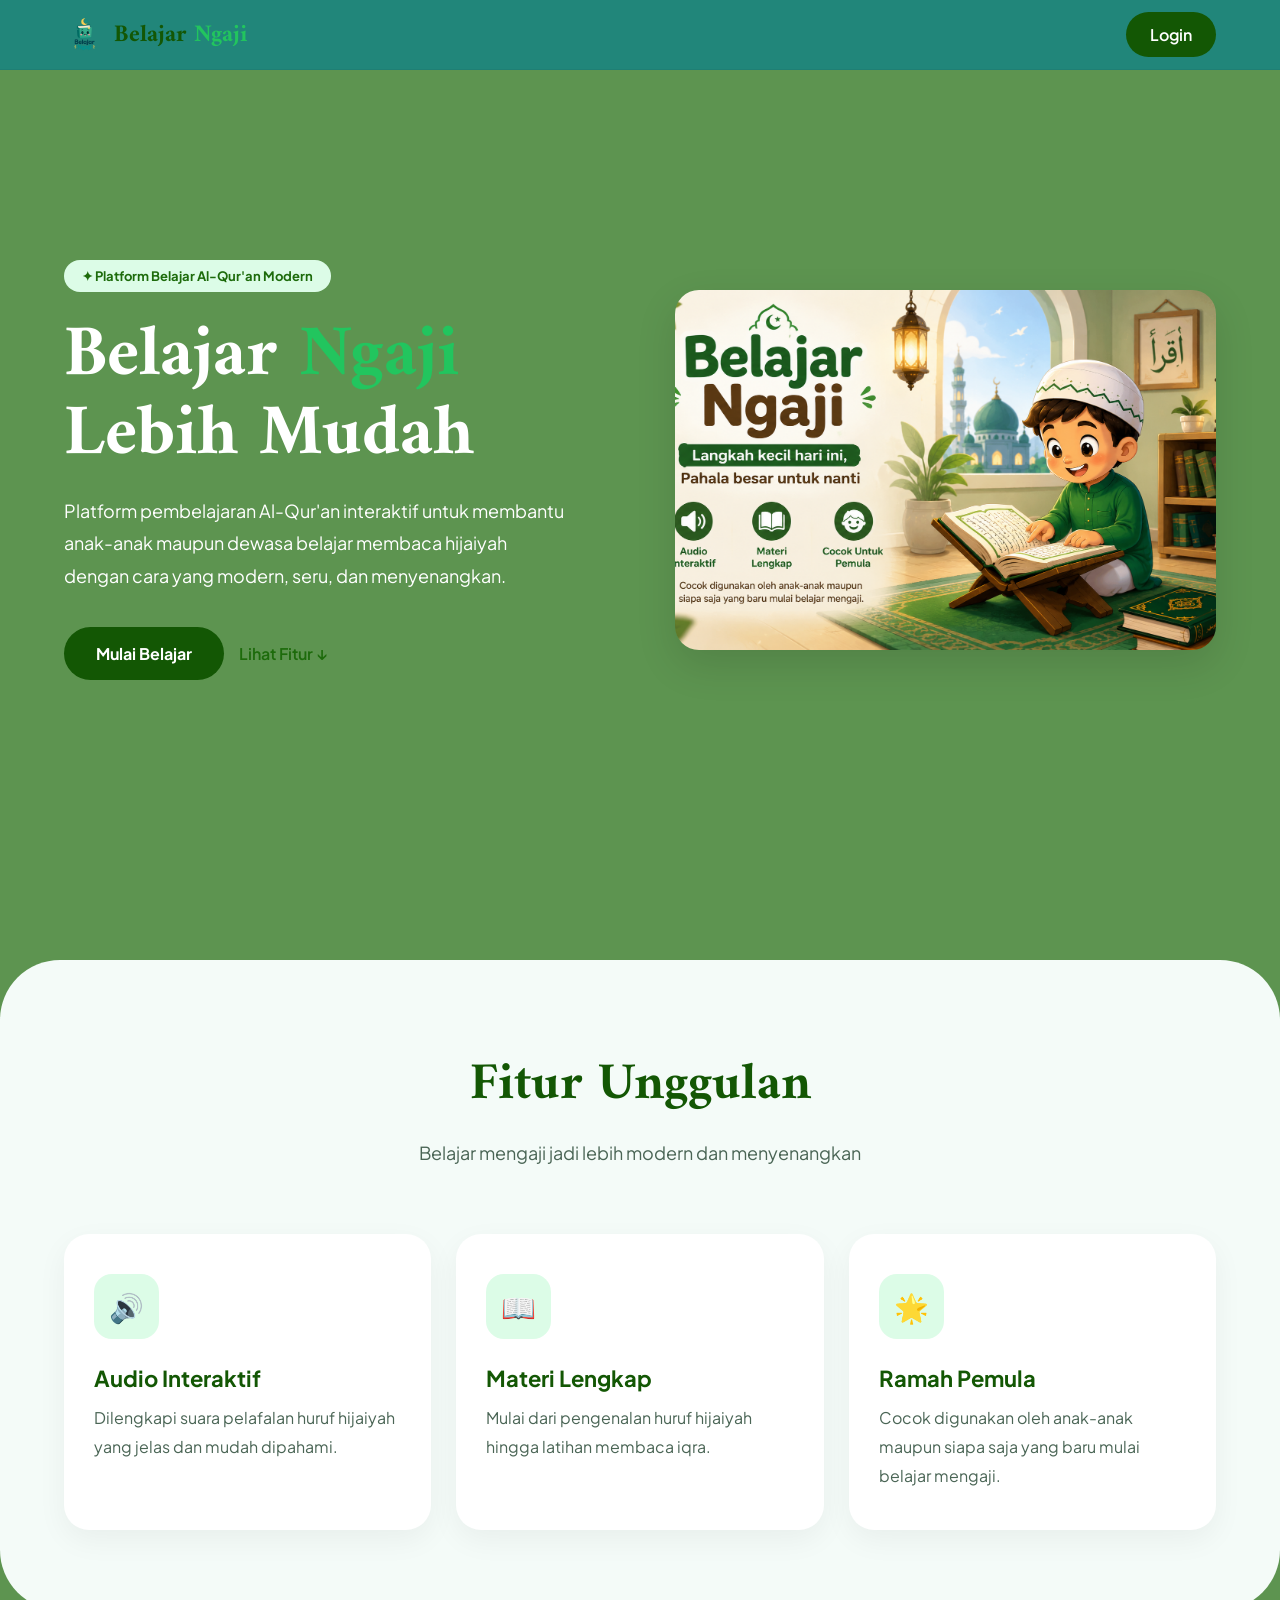
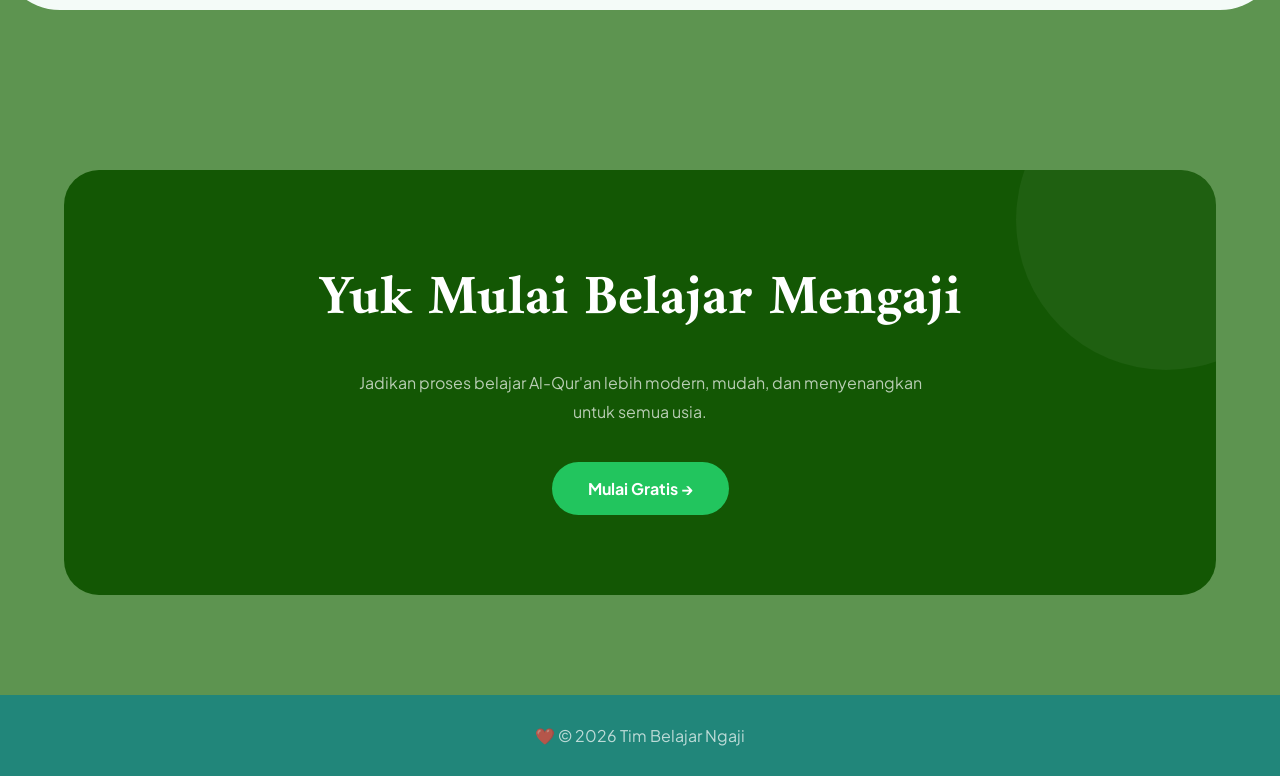
<file: index.html>
<!DOCTYPE html>

<html lang="id">
<head>
  <meta charset="UTF-8">
  <meta name="viewport" content="width=device-width, initial-scale=1.0">
  <title>Belajar Ngaji</title>

  <link rel="shortcut icon" href="./img/logo-anak.png">

  <link href="https://fonts.googleapis.com/css2?family=Amiri:wght@400;700&family=Plus+Jakarta+Sans:wght@300;400;500;600;700;800&display=swap" rel="stylesheet">

  <style>

    *{
      margin:0;
      padding:0;
      box-sizing:border-box;
    }

    :root{
      --green-deep:#135704;
      --green-mid:#1d6b0b;
      --green-bright:#22c55e;
      --green-light:#dcfce7;
      --gold:#d4a851;
      --cream:#5d9450;
      --text-dark:#0f1e14;
      --text-muted:#4a6555;
      --white:#ffffff;
    }

    body{
      font-family:'Plus Jakarta Sans', sans-serif;
      background:var(--cream);
      color:var(--text-dark);
      overflow-x:hidden;
    }

    nav{
      position:fixed;
      top:0;
      left:0;
      width:100%;
      height:70px;
      padding:0 5%;
      display:flex;
      justify-content:space-between;
      align-items:center;
      background:#21867a;
      backdrop-filter:blur(15px);
      z-index:1000;
      border-bottom:1px solid rgba(0,0,0,0.05);
    }

    .logo{
      display:flex;
      align-items:center;
      gap:10px;
      text-decoration:none;
    }

    .logo img{
      height:40px;
    }

    .logo span{
      font-family:'Amiri', serif;
      font-size:24px;
      font-weight:bold;
      color:var(--green-deep);
    }

    .logo span b{
      color:var(--green-bright);
    }

    .login-btn{
      text-decoration:none;
      background:var(--green-deep);
      color:white;
      padding:12px 24px;
      border-radius:100px;
      font-weight:600;
      transition:0.3s;
    }

    .login-btn:hover{
      transform:translateY(-2px);
      background:var(--green-mid);
    }

    .hero{
      min-height:100vh;
      display:flex;
      align-items:center;
      padding:120px 5% 80px;
    }

    .hero-container{
width:100%;
max-width:1200px;
margin:auto;
display:grid;
grid-template-columns:1fr 1fr;
gap:70px;
align-items:center;
}

.hero-image{
  position:relative;
  display:flex;
  justify-content:center;
  align-items:center;
}

.banner-grid{
  display:grid;
  grid-template-columns:1fr 1fr;
  gap:18px;
  width:100%;
  max-width:760px;
}

.banner-item{
  width:100%;
  border-radius:24px;
  object-fit:cover;
  box-shadow:0 15px 40px rgba(0,0,0,0.12);
  transition:0.3s;
}

.banner-item:hover{
  transform:translateY(-5px);
}

.banner-item.big{
  grid-column:span 2;
  height:360px;
}

.banner-item.small{
  height:230px;
}

.float-card{
  position:absolute;
  background:white;
  padding:18px 22px;
  min-width:220px;
  border-radius:18px;
  box-shadow:0 10px 30px rgba(0,0,0,0.08);
  display:flex;
  align-items:center;
  gap:12px;
  z-index:10;
}

.float-card.top{
  top:-1px;
  left:-200px;
}

.float-card.bottom{
  right:-220px;
  bottom:30px;
}

.float-icon{
  width:42px;
  height:42px;
  border-radius:12px;
  background:var(--green-light);
  display:flex;
  justify-content:center;
  align-items:center;
  font-size:18px;
}

.float-card h5{
  font-size:20px;
  margin-bottom:4px;
  color:var(--green-deep);
}

.float-card p{
  font-size:16px;
  color:#555;
  margin-top:4px;
  color:gray;
  margin:0;
}

.features{
  padding:80px 5%;
  background:#f4fbf8;
  border-radius:60px;
  margin:60px auto;
  max-width:1400px;
}

.section-title{
  text-align:center;
  margin-bottom:70px;
}

.section-title h2{
  font-family:'Amiri', serif;
  font-size:52px;
  color:var(--green-deep);
  margin-bottom:10px;
}

.section-title p{
  color:var(--text-muted);
  font-size:18px;
}

.feature-grid{
display:grid;
grid-template-columns:repeat(3,1fr);
gap:25px;
max-width:1200px;
margin:auto;
align-items:stretch;
}

.feature-card{
background:white;
border-radius:25px;
padding:40px 30px;
box-shadow:0 10px 30px rgba(0,0,0,0.05);
transition:0.3s;
height:100%;
}

@media(max-width:900px){

.hero{
padding:120px 5% 50px;
position:relative;
overflow:hidden;
}

.hero::before{
  content:"";
  position:absolute;
  width:500px;
  height:500px;
  background:rgba(33,134,122,0.08);
  border-radius:50%;
  top:-150px;
  right:-150px;
  z-index:-1;
}

.hero::after{
  content:"";
  position:absolute;
  width:350px;
  height:350px;
  background:rgba(19,87,4,0.06);
  border-radius:50%;
  bottom:-100px;
  left:-100px;
  z-index:-1;
}

.hero-container{
grid-template-columns:1fr;
text-align:center;
gap:40px;
}

.hero p{
margin:auto auto 35px;
}

.hero-buttons{
justify-content:center;
}

.slider-wrapper{
  max-width:100%;
  height:300px;
}

.feature-grid{
grid-template-columns:1fr;
}

}


    .hero-badge{
      display:inline-block;
      padding:8px 18px;
      border-radius:100px;
      background:var(--green-light);
      color:var(--green-mid);
      font-size:13px;
      font-weight:700;
      margin-bottom:25px;
    }

    .hero h1{
      font-family:'Amiri', serif;
      font-size:72px;
      line-height:1.1;
      color:white;
      margin-bottom:20px;
    }

    .hero h1 span{
      color:var(--green-bright);
    }

    .hero p{
  font-size:18px;
  color:white;
      line-height:1.8;
      margin-bottom:35px;
      max-width:500px;
    }

    .hero-buttons{
      display:flex;
      gap:15px;
      flex-wrap:wrap;
    }

    .btn-main{
      background:var(--green-deep);
      color:white;
      text-decoration:none;
      padding:16px 32px;
      border-radius:100px;
      font-weight:700;
      transition:0.3s;
    }

    .btn-main:hover{
      transform:translateY(-3px);
      background:var(--green-mid);
    }

    .btn-secondary{
      color:var(--green-mid);
      text-decoration:none;
      font-weight:600;
      display:flex;
      align-items:center;
    }


    .feature-card:hover{
      transform:translateY(-10px);
    }

    .feature-icon{
      width:65px;
      height:65px;
      border-radius:18px;
      background:var(--green-light);
      display:flex;
      align-items:center;
      justify-content:center;
      font-size:28px;
      margin-bottom:25px;
    }

    .feature-card h4{
      font-size:22px;
      margin-bottom:12px;
      color:var(--green-deep);
    }

    .feature-card p{
      color:var(--text-muted);
      line-height:1.8;
    }

    .cta{
      padding:100px 5%;
    }

    .cta-box{
      max-width:1200px;
      margin:auto;
      background:var(--green-deep);
      border-radius:35px;
      padding:80px 40px;
      text-align:center;
      color:white;
      position:relative;
      overflow:hidden;
    }

    .cta-box::before{
  content:"";
  position:absolute;
  width:300px;
  height:300px;
  background:rgba(255,255,255,0.05);
  border-radius:50%;
  top:-100px;
  right:-100px;
}

    .cta-box h2{
      font-family:'Amiri', serif;
      font-size:56px;
      margin-bottom:20px;
    }

    .cta-box p{
      max-width:600px;
      margin:auto;
      color:rgba(255,255,255,0.7);
      line-height:1.8;
      margin-bottom:35px;
    }

    .cta-box a{
      display:inline-block;
      background:var(--green-bright);
      color:white;
      text-decoration:none;
      padding:16px 36px;
      border-radius:100px;
      font-weight:700;
      transition:0.3s;
    }

    .cta-box a:hover{
      transform:translateY(-3px);
    }

    footer{
  background:#21867a;
  color:rgba(255,255,255,0.7);
  padding:30px 5%;
  display:flex;
  justify-content:center;
  align-items:center;
  text-align:center;
}

    footer b{
      color:white;
    }

  </style>

</head>

<body>

<nav>

  <a href="#" class="logo">
    <img src="./img/logo-anak.png">
    <span>Belajar <b>Ngaji</b></span>
  </a>

  <a href="login.html" class="login-btn">
    Login
  </a>

</nav>

<section class="hero">

  <div class="hero-container">

<div>

  <div class="hero-badge">
    ✦ Platform Belajar Al-Qur'an Modern
  </div>

  <h1>
    Belajar <span>Ngaji</span><br>
    Lebih Mudah
  </h1>

  <p>
    Platform pembelajaran Al-Qur'an interaktif
    untuk membantu anak-anak maupun dewasa
    belajar membaca hijaiyah dengan cara yang
    modern, seru, dan menyenangkan.
  </p>

  <div class="hero-buttons">

    <a href="login.html" class="btn-main">
      Mulai Belajar
    </a>

    <a href="#fitur" class="btn-secondary">
      Lihat Fitur ↓
    </a>

  </div>

</div>

<div class="hero-image">

  <div class="banner-grid">

  <img src="./img/banner3.png" class="banner-item big">

</div>

</div>

  </div>

</section>

<section class="features" id="fitur">

  <div class="section-title">

<h2>Fitur Unggulan</h2>

<p>
  Belajar mengaji jadi lebih modern dan menyenangkan
</p>

  </div>

  <div class="feature-grid">

<div class="feature-card">

  <div class="feature-icon">
    🔊
  </div>

  <h4>Audio Interaktif</h4>

  <p>
    Dilengkapi suara pelafalan huruf hijaiyah
    yang jelas dan mudah dipahami.
  </p>

</div>

<div class="feature-card">

  <div class="feature-icon">
    📖
  </div>

  <h4>Materi Lengkap</h4>

  <p>
    Mulai dari pengenalan huruf hijaiyah
    hingga latihan membaca iqra.
  </p>

</div>

<div class="feature-card">

  <div class="feature-icon">
    🌟
  </div>

  <h4>Ramah Pemula</h4>

  <p>
    Cocok digunakan oleh anak-anak maupun
    siapa saja yang baru mulai belajar mengaji.
  </p>

</div>

  </div>

</section>

<section class="cta">

  <div class="cta-box">

<h2>
  Yuk Mulai Belajar Mengaji
</h2>

<p>
  Jadikan proses belajar Al-Qur'an lebih modern,
  mudah, dan menyenangkan untuk semua usia.
</p>

<a href="login.html">
  Mulai Gratis →
</a>

  </div>

</section>

<footer>

  <div>
    ❤️ © 2026 Tim Belajar Ngaji
  </div>

</footer>

</body>
</html>
</file>
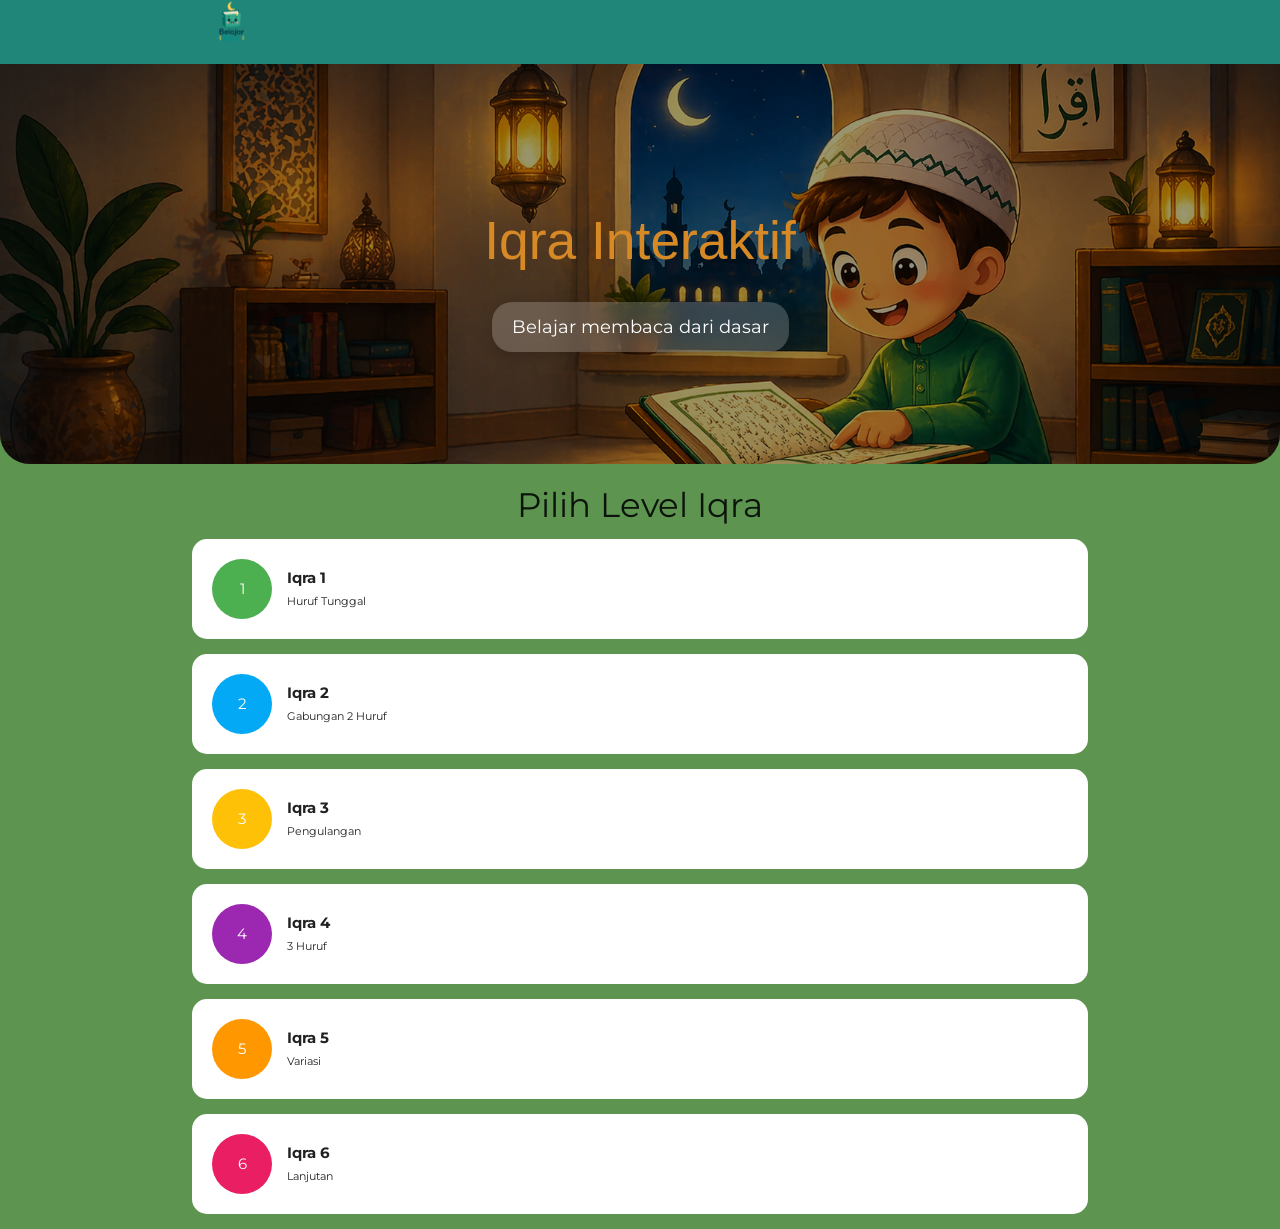
<file: iqra.html>
<!DOCTYPE html>
<html lang="en">
<head>
  <meta charset="UTF-8">
  <meta name="viewport" content="width=device-width, initial-scale=1">

  <title>Iqra Interaktif</title>

  <link rel="shortcut icon" href="./img/logo-anak.png">

  <!-- FONT -->
  <link href="https://fonts.googleapis.com/css2?family=Montserrat&display=swap" rel="stylesheet">
  <link href="https://fonts.googleapis.com/css2?family=Righteous&display=swap" rel="stylesheet">

  <!-- CSS -->
  <link href="css/materialize.css" rel="stylesheet">
  <link href="css/style.css" rel="stylesheet">

  <style>
    body {
      font-family: 'Montserrat', sans-serif;
    }

    /* CARD LEVEL */
    .iqra-card {
      background: white;
      border-radius: 15px;
      padding: 20px;
      margin: 15px 0;
      display: flex;
      justify-content: space-between;
      cursor: pointer;
      transition: 0.3s;
    }

    .iqra-card:hover {
      transform: scale(1.03);
      box-shadow: 0 5px 20px rgba(0,0,0,0.2);
    }

    .iqra-left {
      display: flex;
      align-items: center;
    }

    .iqra-icon {
      width: 60px;
      height: 60px;
      border-radius: 50%;
      display: flex;
      align-items: center;
      justify-content: center;
      color: white;
      margin-right: 15px;
    }

    /* GRID LATIHAN */
    #list {
      display: grid;
      grid-template-columns: repeat(auto-fit, minmax(120px, 1fr));
      gap: 15px;
      margin-top: 20px;
    }

    .iqra-item {
  font-size: 48px;
  padding: 25px 10px;
  background: #f5f5f5; /* putih elegan */
  color: #d4a94f; /* warna emas huruf */
  border-radius: 15px;
  text-align: center;
  cursor: pointer;
  transition: 0.25s;
  box-shadow: 0 4px 10px rgba(0,0,0,0.1);
}

.iqra-item:hover {
  transform: scale(1.05);
  background: #ffffff;
}

/* saat dimainkan */
.playing {
  background: linear-gradient(145deg, #4CAF50, #2e7d32) !important;
  color: white !important;
}

.banner-text {
  display: inline-block;
  padding: 10px 20px;
  border-radius: 20px;

  background: rgba(255, 255, 255, 0.2); /* transparan putih */
  backdrop-filter: blur(10px); /* efek blur kaca */
  -webkit-backdrop-filter: blur(10px);

  color: white;
  font-size: 18px;
  margin-top: 10px;

  box-shadow: 0 4px 15px rgba(0,0,0,0.2);
}

.level-badge{

  display:block;
  width:fit-content;
  margin:15px auto 0;
  display:inline-block;
  margin-top:18px;
  padding:12px 28px;

  background:rgba(19, 87, 4, 0.9);
  backdrop-filter:blur(10px);

  color:white;
  border-radius:40px;

  font-size:18px;
  font-weight:700;
  letter-spacing:1px;

  box-shadow:0 8px 25px rgba(0,0,0,0.3);

  border:1px solid rgba(255,255,255,0.15);
}



  </style>
</head>

<body>

<!-- NAVBAR -->
<nav>
  <div class="nav-wrapper container">
    <a href="index.html" class="brand-logo">
      <img src="./img/logo-anak.png" style="height:50px;">
    </a>
  </div>
</nav>

<!-- BANNER -->
<div class="parallax-container">
  <div class="container center">
    <br><br>
    <h2>Iqra Interaktif</h2>

<p class="banner-text">
  Belajar membaca dari dasar
</p>

    <br><br>
  </div>
  <div class="parallax">
    <img src="./img/banner.png">
  </div>
</div>

<!-- MENU -->
<div class="container" id="menu">
  <h4 class="center">Pilih Level Iqra</h4>

  <div class="iqra-card" onclick="openLevel(1)">
    <div class="iqra-left">
      <div class="iqra-icon" style="background:#4CAF50;">1</div>
      <div>
        <b>Iqra 1</b><br><small>Huruf Tunggal</small>
      </div>
    </div>
  </div>

  <div class="iqra-card" onclick="openLevel(2)">
    <div class="iqra-left">
      <div class="iqra-icon" style="background:#03A9F4;">2</div>
      <div><b>Iqra 2</b><br><small>Gabungan 2 Huruf</small></div>
    </div>
  </div>

  <div class="iqra-card" onclick="openLevel(3)">
    <div class="iqra-left">
      <div class="iqra-icon" style="background:#FFC107;">3</div>
      <div><b>Iqra 3</b><br><small>Pengulangan</small></div>
    </div>
  </div>

  <div class="iqra-card" onclick="openLevel(4)">
    <div class="iqra-left">
      <div class="iqra-icon" style="background:#9C27B0;">4</div>
      <div><b>Iqra 4</b><br><small>3 Huruf</small></div>
    </div>
  </div>

  <div class="iqra-card" onclick="openLevel(5)">
    <div class="iqra-left">
      <div class="iqra-icon" style="background:#FF9800;">5</div>
      <div><b>Iqra 5</b><br><small>Variasi</small></div>
    </div>
  </div>

  <div class="iqra-card" onclick="openLevel(6)">
    <div class="iqra-left">
      <div class="iqra-icon" style="background:#E91E63;">6</div>
      <div><b>Iqra 6</b><br><small>Lanjutan</small></div>
    </div>
  </div>
</div>

<!-- LATIHAN -->
<div class="container center" id="latihan" style="display:none;">
  <a class="btn" onclick="backMenu()">⬅ Kembali</a>
  <div id="list"></div>
</div>

<audio id="audio"></audio>

<script>
const audio = document.getElementById("audio");

function playSequence(list, el) {
  let i = 0;
  el.classList.add("playing");

  function next() {
    if (i >= list.length) {
      el.classList.remove("playing");
      return;
    }

    audio.src = "audio/hijaiyah/" + list[i];
    audio.play();

    audio.onended = () => {
      i++;
      next();
    };
  }

  next();
}

const levels = {
  1: [
     {text:"ا", sounds:["alif.mp3"]},
     {text:"ب", sounds:["ba.mp3"]},
  {text:"ت", sounds:["ta.mp3"]},
  {text:"ث", sounds:["tsa.mp3"]},
  {text:"ج", sounds:["jim.mp3"]},
  {text:"ح", sounds:["ha.mp3"]},
  {text:"خ", sounds:["kho.mp3"]},
  {text:"د", sounds:["dal.mp3"]},
  {text:"ذ", sounds:["dza.mp3"]},
  {text:"ر", sounds:["ro.mp3"]},
  {text:"ز", sounds:["zay.mp3"]},
  {text:"س", sounds:["sin.mp3"]},
  {text:"ش", sounds:["syin.mp3"]},
  {text:"ص", sounds:["shod.mp3"]},
  {text:"ض", sounds:["dhod.mp3"]},
  {text:"ط", sounds:["tho.mp3"]},
  {text:"ظ", sounds:["dhzo.mp3"]},
  {text:"ع", sounds:["ain.mp3"]},
  {text:"غ", sounds:["ghoin.mp3"]},
  {text:"ف", sounds:["fa.mp3"]},
  {text:"ق", sounds:["qof.mp3"]},
  {text:"ك", sounds:["kaf.mp3"]},
  {text:"ل", sounds:["lam.mp3"]},
  {text:"م", sounds:["mim.mp3"]},
  {text:"ن", sounds:["nun.mp3"]},
  {text:"و", sounds:["waw.mp3"]},
  {text:"ه", sounds:["ha.mp3"]},
  {text:"ء", sounds:["hamzah.mp3"]},
  {text:"ي", sounds:["ya.mp3"]}
  ],

  2: [
    {text:"ا ب",sounds:["alif.mp3","ba.mp3"]},
    {text:"ب ت",sounds:["ba.mp3","ta.mp3"]},
    {text:"ت ث",sounds:["ta.mp3","tsa.mp3"]},
    {text:"ث ج",sounds:["tsa.mp3","jim.mp3"]},
    {text:"ج ح",sounds:["jim.mp3","ha.mp3"]},
    {text:"ح خ",sounds:["ha.mp3","kho.mp3"]},
    {text:"خ د",sounds:["kho.mp3","dal.mp3"]},
    {text:"د ذ",sounds:["dal.mp3","dza.mp3"]},
    {text:"ذ ر",sounds:["dza.mp3","ro.mp3"]},
    {text:"ر ز",sounds:["ro.mp3","zay.mp3"]}
  ],

  3: [
    {text:"ا ا ا",sounds:["alif.mp3","alif.mp3","alif.mp3"]},
    {text:"ب ب ب",sounds:["ba.mp3","ba.mp3","ba.mp3"]},
    {text:"ت ت ت",sounds:["ta.mp3","ta.mp3","ta.mp3"]},
    {text:"ث ث ث",sounds:["tsa.mp3","tsa.mp3","tsa.mp3"]},
    {text:"ج ج ج",sounds:["jim.mp3","jim.mp3","jim.mp3"]},
    {text:"ح ح ح",sounds:["ha.mp3","ha.mp3","ha.mp3"]},
    {text:"خ خ خ",sounds:["kho.mp3","kho.mp3","kho.mp3"]},
    {text:"د د د",sounds:["dal.mp3","dal.mp3","dal.mp3"]},
    {text:"ر ر ر",sounds:["ro.mp3","ro.mp3","ro.mp3"]},
    {text:"س س س",sounds:["sin.mp3","sin.mp3","sin.mp3"]}
  ],

  4: [
    {text:"ا ب ت",sounds:["alif.mp3","ba.mp3","ta.mp3"]},
    {text:"ب ت ث",sounds:["ba.mp3","ta.mp3","tsa.mp3"]},
    {text:"ت ث ج",sounds:["ta.mp3","tsa.mp3","jim.mp3"]},
    {text:"ث ج ح",sounds:["tsa.mp3","jim.mp3","ha.mp3"]},
    {text:"ج ح خ",sounds:["jim.mp3","ha.mp3","kho.mp3"]},
    {text:"ح خ د",sounds:["ha.mp3","kho.mp3","dal.mp3"]},
    {text:"خ د ذ",sounds:["kho.mp3","dal.mp3","dza.mp3"]},
    {text:"د ذ ر",sounds:["dal.mp3","dza.mp3","ro.mp3"]},
    {text:"ذ ر ز",sounds:["dza.mp3","ro.mp3","zay.mp3"]},
    {text:"ر ز س",sounds:["ro.mp3","zay.mp3","sin.mp3"]}
  ],

  5: [
    {text:"ب ا ت",sounds:["ba.mp3","alif.mp3","ta.mp3"]},
    {text:"ت ب ا",sounds:["ta.mp3","ba.mp3","alif.mp3"]},
    {text:"ج ث ب",sounds:["jim.mp3","tsa.mp3","ba.mp3"]},
    {text:"خ ح ج",sounds:["kho.mp3","ha.mp3","jim.mp3"]},
    {text:"ذ د خ",sounds:["dza.mp3","dal.mp3","kho.mp3"]},
    {text:"ر ذ د",sounds:["ro.mp3","dza.mp3","dal.mp3"]},
    {text:"س ز ر",sounds:["sin.mp3","zay.mp3","ro.mp3"]},
    {text:"ش س ز",sounds:["syin.mp3","sin.mp3","zay.mp3"]},
    {text:"ن م ل",sounds:["nun.mp3","mim.mp3","lam.mp3"]},
    {text:"ك ق ف",sounds:["kaf.mp3","qof.mp3","fa.mp3"]}
  ],

  6: [
    {text:"ا ب ت ث",sounds:["alif.mp3","ba.mp3","ta.mp3","tsa.mp3"]},
    {text:"ج ح خ د",sounds:["jim.mp3","ha.mp3","kho.mp3","dal.mp3"]},
    {text:"ذ ر ز س",sounds:["dza.mp3","ro.mp3","zay.mp3","sin.mp3"]},
    {text:"ش ص ض ط",sounds:["syin.mp3","shod.mp3","dhod.mp3","tho.mp3"]},
    {text:"ظ ع غ ف",sounds:["dho.mp3","ain.mp3","ghoin.mp3","fa.mp3"]},
    {text:"ق ك ل م",sounds:["qof.mp3","kaf.mp3","lam.mp3","mim.mp3"]},
    {text:"ن و ي",sounds:["nun.mp3","waw.mp3","ya.mp3"]},
    {text:"ب ت ث ج",sounds:["ba.mp3","ta.mp3","tsa.mp3","jim.mp3"]},
    {text:"ح خ د ذ",sounds:["ha.mp3","kho.mp3","dal.mp3","dza.mp3"]},
    {text:"ر ز س ش",sounds:["ro.mp3","zay.mp3","sin.mp3","syin.mp3"]}
  ]
};

function openLevel(level) {
  document.querySelector(".banner-text").innerHTML =
  "Belajar membaca dari dasar";
  const oldBadge = document.querySelector(".level-badge");

if(oldBadge){
  oldBadge.remove();
}

const badge = document.createElement("h6");

badge.className = "level-badge";
badge.innerText = "Level " + level;

document.querySelector(".banner-text")
  .parentNode
  .appendChild(badge);
  menu.style.display = "none";
  latihan.style.display = "block";

  list.innerHTML = "";

  levels[level].forEach(item => {
    let div = document.createElement("div");
    div.className = "iqra-item";
    div.innerText = item.text;

    div.onclick = () => playSequence(item.sounds, div);

    list.appendChild(div);
  });
}

function backMenu() {

  const badge = document.querySelector(".level-badge");

  if(badge){
    badge.remove();
  }

  menu.style.display = "block";
  latihan.style.display = "none";
}
</script>

<script src="https://code.jquery.com/jquery-3.6.0.min.js"></script>
<script src="js/materialize.js"></script>

<script>
document.addEventListener('DOMContentLoaded', function() {
  var p = document.querySelectorAll('.parallax');
  M.Parallax.init(p);
});
</script>

</body>
</html>
</file>
<file: css/style.css>
/* Custom Stylesheet */

/* FONT QURAN */
@font-face {
  font-family: "mequran";
  src: url('../me_quran.ttf');
  font-weight: normal;
}

/* RESET */
* {
  padding: 0;
  margin: 0;
  box-sizing: border-box;
}

/* NAV */
nav ul a,
nav .brand-logo {
  color: #FDF4EB;
  font-family: 'Righteous', cursive;
}

/* IMAGE */
.responsive-img {
  width: 100%; /* FIX dari 900 */
  max-width: 900px;
  height: auto;
}

/* AYAT */
.ayat {
  font-family: 'Righteous', cursive;
  font-size: 20px;
  margin-top: 20px;
}

/* TEXT */
p {
  line-height: 2rem;
  color: #FDF4EB;
}

/* HURUF */
.huruf {
  color: #E9C46A;
}

/* NAV MOBILE */
.sidenav-trigger {
  color: #d8d8d8;
}

/* BANNER */
.parallax-container {
  min-height: 380px;
  height: auto;
  line-height: 0;
  color: #d68925;
  display: flex;
  align-items: center;
}

.parallax-container .section {
  width: 100%;
}

/* RESPONSIVE */
@media only screen and (max-width : 992px) {
  .parallax-container .section {
    position: absolute;
    top: 40%;
  }

  #index-banner .section {
    top: 15%;
  }
}

@media only screen and (max-width : 600px) {
  #index-banner .section {
    top: 5%;
  }

  .ayat {
    font-size: 16px;
  }
}

/* ICON */
.icon-block {
  padding: 0 15px;
}

.icon-block .material-icons {
  font-size: inherit;
  color: #E76F51;
}

/* FOOTER */
footer.page-footer {
  margin: 0;
}

/* HEADER QURAN */
.header-quran {
  width: 100%;
  height: 3em;
  display: flex;
  position: sticky;
  top: 0;
  background: #fff;
  z-index: 10;
}

.header-quran .judul {
  margin-top: 0.5em;
  margin-left: 2.5em;
  flex-basis: 50%;
  font-weight: bold;
  font-size: 1.2em;
}

.header-quran .ikon {
  text-align: right;
  flex-basis: 50%;
}

.header-quran i {
  margin-top: 0.8em;
  margin-right: 1em;
}

/* NOMOR SURAH */
.no_s {
  border-radius: 50%;
  width: 2.5em;
  height: 2.5em;
  text-align: center;
  line-height: 2.3em;
}

/* TABLE */
.td1 {
  padding: 0;
}

.td2 {
  line-height: 2.5em;
}

/* TEXT STYLE */
.tebal {
  font-weight: 500;
}

/* LIST SURAH */
.list-item {
  display: flex;
  border-bottom: 1px solid #ddd;
  padding: 10px 0;
  transition: 0.3s;
}

.list-item:hover {
  background: #f5f5f5;
}

.list-item:last-child {
  border-bottom: none;
}

/* ICON SURAH */
.item-icon {
  flex-basis: 15%;
  text-align: center;
}

.item-icon .no-ayat,
.item-icon i {
  margin-top: 1.2em;
}

/* TEKS SURAH */
.item-teks {
  flex-basis: 75%;
}

/* ARAB */
.teks-arab {
  font-family: 'mequran';
  text-align: right;
  margin-top: 1em;
  font-size: 1.8em;
  line-height: 2em;
  margin-bottom: 1em;
}

/* NOMOR AYAT */
.no-ayat {
  width: 2em;
  text-align: center;
  border-radius: 50%;
  margin: 0 auto;
  margin-top: 0.5em;
}
/* ===== FIX LAYOUT BERANTAKAN ===== */

/* Biar banner ga nutup konten */
.parallax-container {
  position: relative;
  z-index: 1;
}

/* Biar konten di bawah naik ke depan */
.container {
  position: relative;
  z-index: 2;
}

/* Jarak antar section */
.section {
  padding: 60px 0;
}

/* Logo / gambar tengah biar ga kegedean */
img {
  max-width: 100%;
  height: auto;
}

/* Judul biar ga terlalu besar */
h1.header {
  font-size: 3rem;
}

/* Perbaiki posisi tulisan banner */
#index-banner .section {
  position: relative !important;
  top: 0 !important;
}

/* Tambahin jarak setelah banner */
#index-banner {
  margin-bottom: 40px;
}

/* Overlay biar teks kebaca */
.parallax::after {
  content: "";
  position: absolute;
  width: 100%;
  height: 100%;
  background: rgba(0,0,0,0.3);
  top: 0;
  left: 0;
}

/* =========================
   REDESIGN MODERN UI
   ========================= */

/* Background utama */
body {
  background: #5d9450;
}

/* NAVBAR */
nav {
  background: #2A9D8F !important;
  box-shadow: 0 4px 10px rgba(0,0,0,0.2);
}

nav .brand-logo img {
  height: 60px;
  margin-top: 5px; /* biar pas tengah */
}

/* BANNER */
.parallax-container {
  border-bottom-left-radius: 30px;
  border-bottom-right-radius: 30px;
  overflow: hidden;
}

.parallax::after {
  content: "";
  position: absolute;
  width: 100%;
  height: 100%;
  background: rgba(0,0,0,0.4);
  top: 0;
  left: 0;
}

/* JUDUL */
h1.header {
  font-size: 3.2rem;
  font-weight: bold;
  color: #F4A261;
  letter-spacing: 1px;
}

h5 {
  color: #fff;
}

/* BUTTON */
.btn {
  background: #135704 !important;
  border-radius: 30px;
  padding: 0 25px;
}

.btn:hover {
  background: #21867a !important;
}

/* MENU BUTTON */
.container.center .btn {
  margin: 10px;
}

/* SECTION */
.section {
  padding: 60px 0;
}

/* CARD SERVICE */
.icon-block {
  background: #ffffff;
  color: #333;
  border-radius: 20px;
  padding: 25px;
  box-shadow: 0 10px 25px rgba(0,0,0,0.08);
  transition: 0.3s;
  padding: 25px;
  transition: 0.3s;
}

.icon-block:hover {
  transform: translateY(-5px);
  background: #346a75;
}

/* ICON */
.icon-block i {
  font-size: 40px !important;
}

/* TEXT */
.icon-block h5 {
  color: #F4A261;
  font-weight: bold;
}

.icon-block p {
  color: #ddd;
}

/* ABOUT */
#about {
  background: #6BAA75;
  color: white;
  border-radius: 25px;
  padding: 60px 40px;
  margin-top: 60px;
  margin-bottom: 80px;
  box-shadow: 0 20px 40px rgba(0,0,0,0.15);
  text-align: center;
}
#about h4 {
  font-weight: bold;
  margin-bottom: 15px;
}

#about p {
  color: #f1f1f1;
  font-size: 15px;
  line-height: 1.8;
}
.page-footer {
  margin-top: 50px;
}
#about:hover {
  transform: translateY(-5px);
  transition: 0.3s;
}
#about p {
  color: #fff;
}

/* FOOTER */
.page-footer {
  background: #2A9D8F !important;
}

.footer-copyright {
  background: #21867a !important;
}

/* ICON SOSIAL */
.icon-sosial a {
  margin: 0 6px;
  transition: 0.3s;
}

.icon-sosial a:hover {
  transform: scale(1.2);
}

/* RESPONSIVE */
@media (max-width: 600px) {
  h1.header {
    font-size: 2.2rem;
  }

  .icon-block {
    margin-bottom: 20px;
  }
}

/* ===== FINAL FIX (OVERRIDE SEMUA YANG TABRAKAN) ===== */

/* Banner fix */
.parallax-container {
  position: relative;
  z-index: 1;
  min-height: 400px;
  border-radius: 0 0 30px 30px;
  overflow: hidden;
}

/* Overlay final */
.parallax::after {
  background: rgba(0,0,0,0.4) !important;
}

/* Section biar stabil */
.section {
  padding: 70px 0 !important;
}

/* Judul fix */
h1.header {
  font-size: 3rem !important;
  text-align: center;
}

/* Biar konten ga ketiban */
.container {
  position: relative;
  z-index: 2;
}

/* Fix tulisan banner */
#index-banner .section {
  position: relative !important;
  top: 0 !important;
}

/* Jarak setelah banner */
#index-banner {
  margin-bottom: 50px;
}

/* Icon block biar rapi */
.icon-block {
  margin-top: 20px;
}

/* Fix biar ga numpuk */
.row {
  margin-bottom: 30px;
}
nav {
  background: #21867a !important;
}
.nav-btn {
  background: #135704;
  color: #fff !important;
  padding: 8px 18px;
  border-radius: 25px;
  margin-left: 10px;
  transition: 0.3s;
  display: inline-block;
}

/* Hover effect */
.nav-btn:hover {
  background: #135704;
  transform: scale(1.05);
}
/* NAV WRAPPER FIX */
.nav-wrapper {
  display: flex;
  align-items: center;
  justify-content: space-between;
}

/* MENU NAV */
nav ul {
  display: flex;
  align-items: center;
  margin: 0;
}

/* BUTTON NAV */
.nav-btn {
  background: #135704;
  color: #fff !important;
  padding: 8px 18px;
  border-radius: 25px;
  margin-left: 10px;
  transition: 0.3s;
  display: inline-block;
  white-space: nowrap;
}

/* HOVER */
.nav-btn:hover {
  background: #135704;
}

/* FIX BIAR GA NGE-STRETCH */
nav .container {
  max-width: 1100px;
}
nav {
  padding: 0 20px;
}
nav .nav-wrapper {
  display: flex;
  align-items: center;
}

/* dorong menu ke kanan dengan rapi */
nav ul.right {
  margin-left: auto;
  display: flex;
  align-items: center;
}

/* fix posisi tombol */
.nav-btn {
  display: inline-flex;
  align-items: center;
  justify-content: center;
  background: #135704;
  color: #fff !important;
  padding: 8px 18px;
  border-radius: 25px;
  margin-left: 10px;
  height: 36px;
}

/* hover */
.nav-btn:hover {
  background: #135704;
}
.icon-block h5 {
  color: #2f5d50;
  font-weight: bold;
}

.icon-block p {
  color: #666;
}

.icon-block i {
  color: #5d9450;
  font-size: 40px;
}
/* Saat diklik */
.icon-block:active {
  background: #21867a !important;
}

/* Saat fokus (abis diklik) */
.icon-block:focus {
  background: #21867a !important;
}

/* Tambahan biar smooth */
.icon-block {
  transition: 0.2s;
}
/* Override semua efek klik */
.icon-block:hover,
.icon-block:active,
.icon-block:focus {
  background: #21867a !important;
}
/* Footer utama */
.page-footer {
  padding-top: 10px !important;
  padding-bottom: 0 !important;
  min-height: auto !important;
}

/* Bagian copyright */
.footer-copyright {
  padding: 10px 0 !important;
  font-size: 14px;
}
.page-footer {
  background: #5d9450 !important;
}

.footer-copyright {
  background: #5d9450 !important;
}
.footer-copyright a {
  color: #e8f5e9 !important;
  text-decoration: none;
}
.footer-copyright,
.footer-copyright a {
  color: #ffffff !important;
}
.footer-copyright * {
  color: #ffffff !important;
}
/* BACKGROUND HALAMAN */
body {
  background: #F4F8F3;
}

/* CARD HURUF (INI INTI) */
.alif {
  background: #ffffff;
  border-radius: 15px;
  padding: 20px 10px;
  margin-bottom: 20px;
  box-shadow: 0 8px 20px rgba(0,0,0,0.08);
  cursor: pointer;
  transition: 0.3s;
}

/* HURUF ARAB */
.huruf {
  color: #5d9450;
}

/* TEKS LATIN */
.huruf label {
  font-size: 14px;
  color: #666;
}

/* HOVER */
.alif:hover {
  transform: translateY(-5px);
  background: #E8F5E9;
}

/* KLIK */
.alif:active {
  transform: scale(0.95);
  background: #21867a;
}

/* BIAR ARAB IKUT PUTIH PAS DIKLIK */
.alif:active .huruf {
  color: white;
}

/* LABEL IKUT PUTIH */
.alif:active label {
  color: white;
}
body {
  background: #5d9450;
}
/* CARD */
.alif {
  width: 140px;
  height: 140px;
  background: #ffffff;
  border-radius: 15px;
  display: flex;
  flex-direction: column;
  justify-content: center;
  align-items: center;
  box-shadow: 0 8px 20px rgba(0,0,0,0.08);
  cursor: pointer;
  transition: 0.3s;
}

/* HOVER */
.alif:hover {
  transform: translateY(-5px);
  background: #E8F5E9;
}

/* KLIK */
.alif:active {
  background: #21867a;
  transform: scale(0.95);
}

/* WARNA TEKS */
.alif:active .huruf,
.alif:active label {
  color: white;
}
/* ===== HIJAIYAH CLEAN FINAL ===== */

body.page-hijaiyah {
  background: #5d9450;
}

.page-hijaiyah .row {
  display: flex;
  flex-wrap: wrap;
  justify-content: center;
  gap: 25px;
  margin-top: 40px;
}

.page-hijaiyah .alif {
  width: 140px;
  height: 140px;
  background: #ffffff;
  border-radius: 15px;
  display: flex;
  justify-content: center;
  align-items: center;
  flex-direction: column;
  box-shadow: 0 8px 20px rgba(0,0,0,0.08);
  transition: 0.3s;
}

.page-hijaiyah .alif:hover {
  transform: translateY(-5px);
  background: #E8F5E9;
}

.page-hijaiyah .alif:active {
  background: #21867a;
}

.page-hijaiyah .alif:active .huruf,
.page-hijaiyah .alif:active label {
  color: white;
}
.page-hijaiyah nav {
  background: #2A9D8F !important;
}
.tagline {
  display: inline-block;
  padding: 12px 25px;
  border-radius: 12px;

  background: rgba(255,255,255,0.15);
  backdrop-filter: blur(8px);

  color: #ffffff;
  font-size: 18px;
  font-weight: 500;

  box-shadow: 0 8px 20px rgba(0,0,0,0.2);
  text-shadow: 0 2px 10px rgba(0,0,0,0.5);

  transition: 0.3s;
}

.tagline:hover {
  transform: translateY(-2px);
  background: rgba(255,255,255,0.25);
}

/* CARD PER ITEM */
.icon-block {
  background: #ffffff;
  border-radius: 20px;
  padding: 30px 20px;
  text-align: center;

  box-shadow: 0 10px 25px rgba(0,0,0,0.1);
  transition: 0.3s;

  height: 100%;
}

/* HOVER EFFECT */
.icon-block:hover {
  transform: translateY(-8px);
}

/* ICON */
.icon-block i {
  font-size: 40px;
  color: #5d9450;
  margin-bottom: 10px;
}

/* TITLE */
.icon-block h5 {
  color: #2f5d50;
  font-weight: bold;
  margin-bottom: 10px;
}

/* TEXT */
.icon-block p {
  color: #666;
  font-size: 14px;
}
#service .row {
  display: flex;
  flex-wrap: wrap;
  gap: 20px;
}

#service .col {
  flex: 1;
  min-width: 250px;
}

.footer-copyright {
  text-align: center;
  display: flex;
  justify-content: center;
  align-items: center;
  gap: 5px;
}
footer.page-footer {
  text-align: center;
}

footer.page-footer .footer-copyright {
  display: flex !important;
  justify-content: center !important;
  align-items: center !important;

  text-align: center !important;
  padding-left: 0 !important; /* 🔥 INI KUNCINYA */
}
/* HIJAIYAH RTL (KANAN KE KIRI) */
.page-hijaiyah .row {
  display: flex;
  flex-wrap: wrap;
  flex-direction: row-reverse; /* 🔥 INI KUNCINYA */
}
</file>
